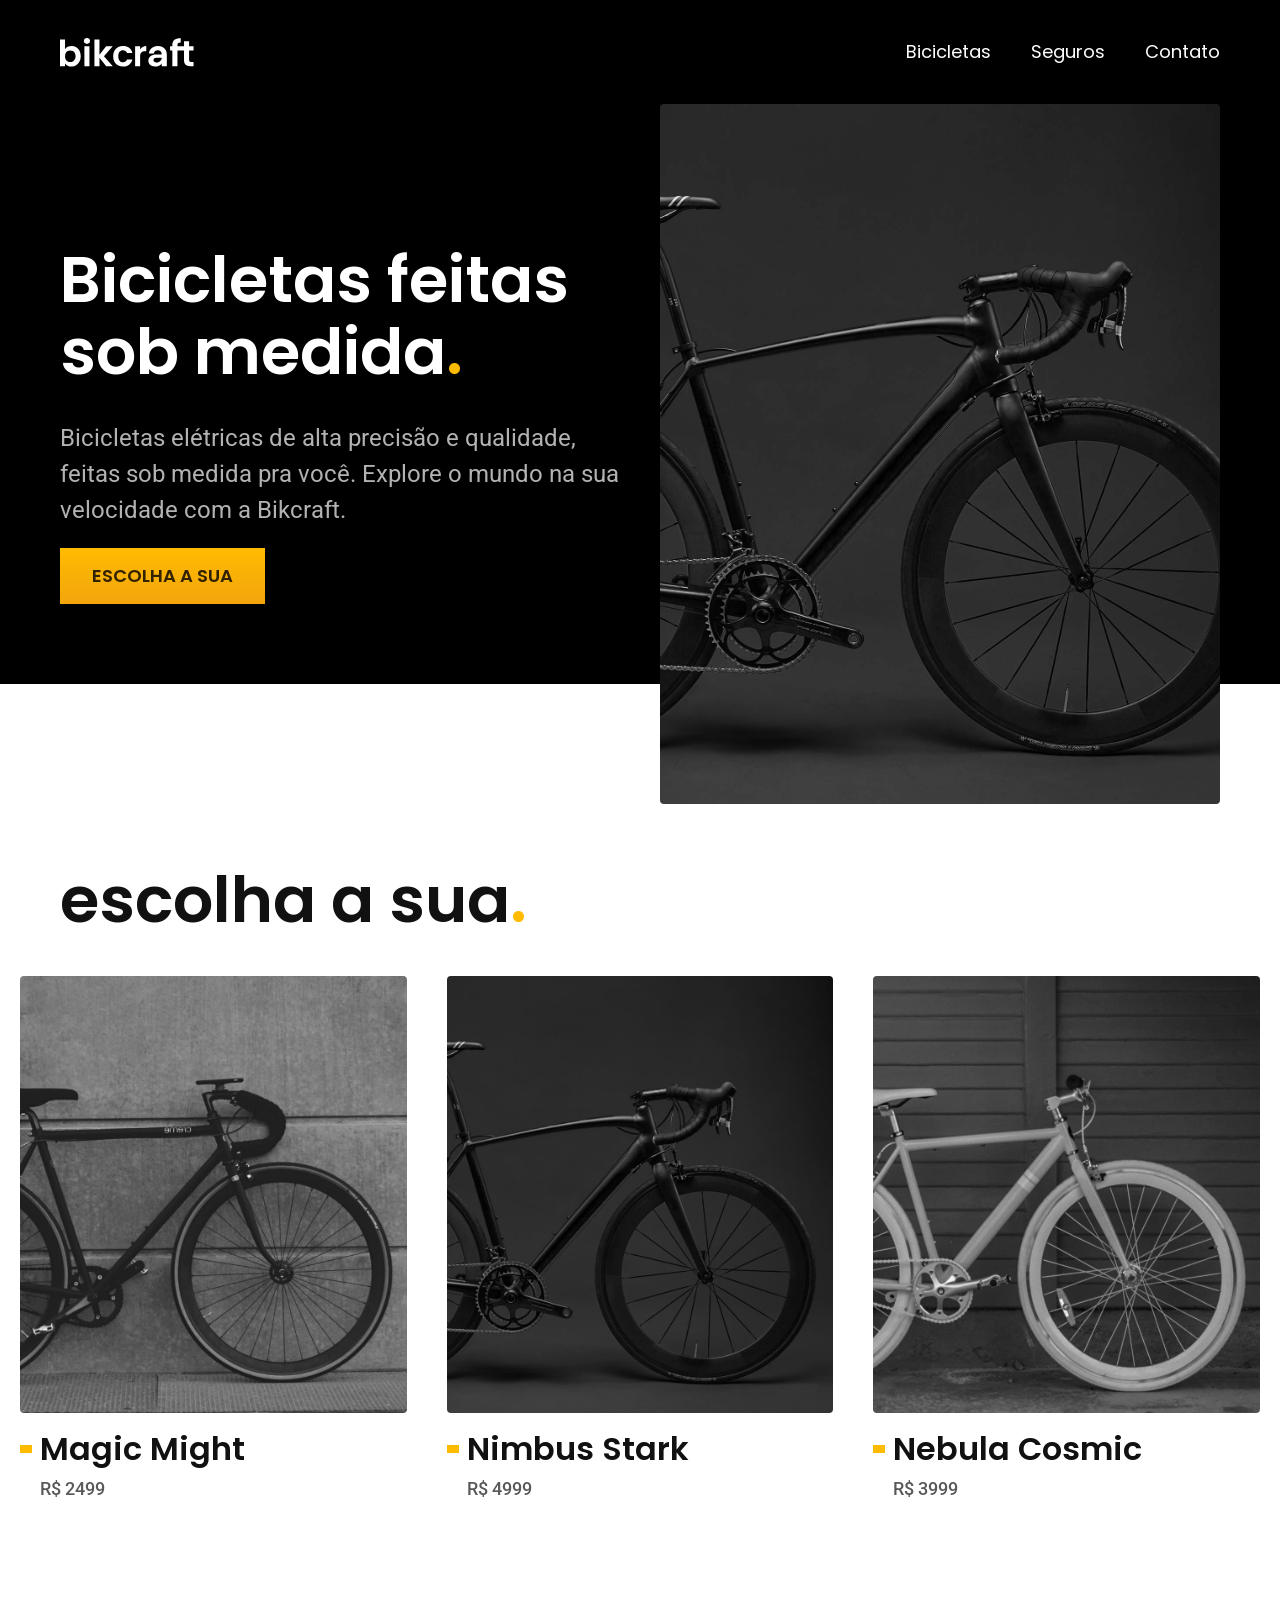
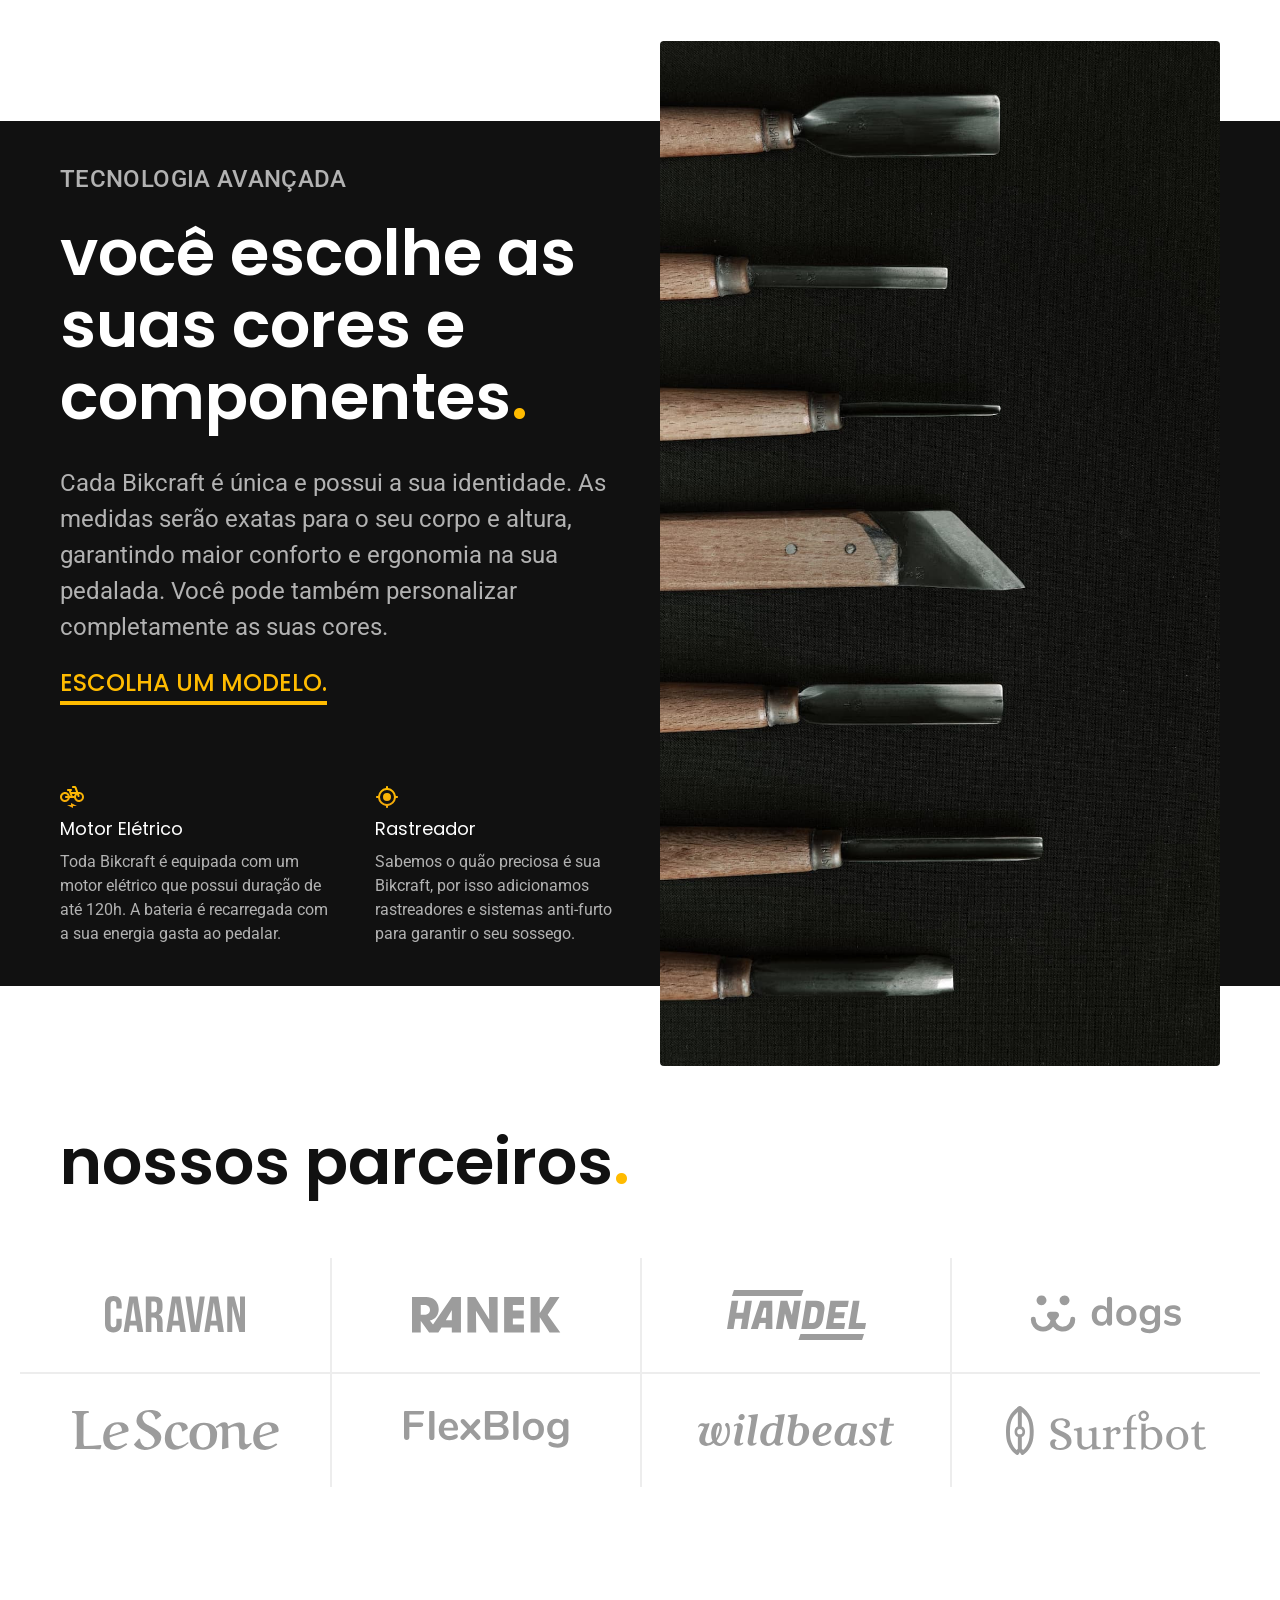
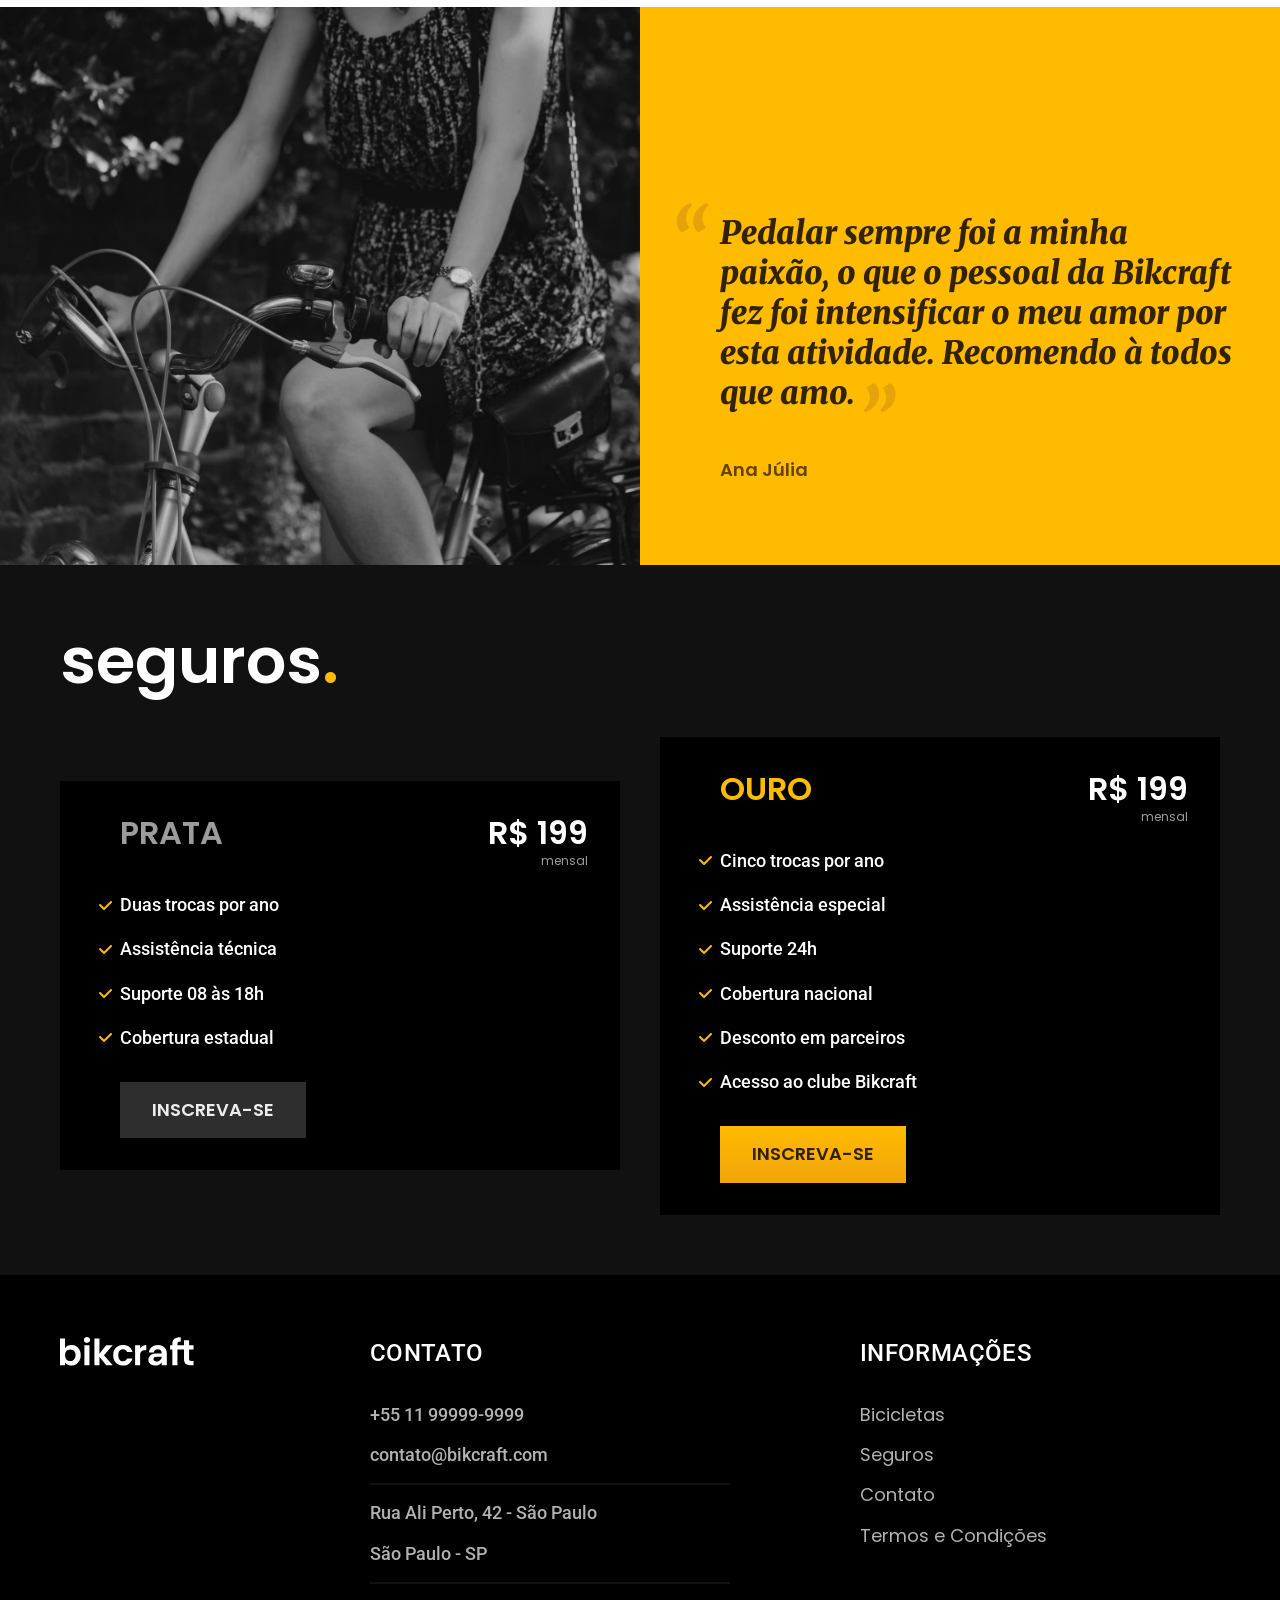
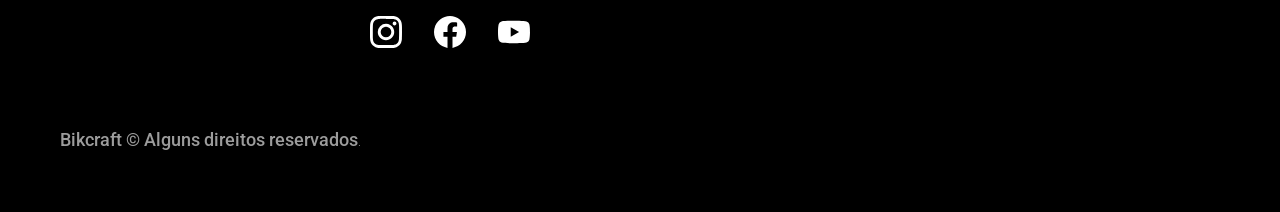
<file: index.html>
<!DOCTYPE html>
<html lang="pt-br">

<head>
    <meta charset="UTF-8">
    <meta name="viewport" content="width=device-width, initial-scale=1.0">
    <meta name="description"
        content="Bicicletas elétricas de alta precisão e qualidade,  feitas sob medida para o cliente. Explore o mundo na sua velocidade com a Bikcraft.">
    <link rel="stylesheet" href="./css/style.css">
    <link rel="preconnect" href="https://fonts.googleapis.com">
    <link rel="preconnect" href="https://fonts.gstatic.com" crossorigin>
    <link
        href="https://fonts.googleapis.com/css2?family=Poppins:ital,wght@0,100;0,200;0,300;0,400;0,500;0,600;0,700;0,800;0,900;1,100;1,200;1,300;1,400;1,500;1,600;1,700;1,800;1,900&family=Roboto:ital,wght@0,100..900;1,100..900&display=swap"
        rel="stylesheet">
    <link rel="preconnect" href="https://fonts.googleapis.com">
    <link rel="preconnect" href="https://fonts.gstatic.com" crossorigin>
    <link
        href="https://fonts.googleapis.com/css2?family=Merriweather:ital,opsz,wght@0,18..144,300..900;1,18..144,300..900&display=swap"
        rel="stylesheet">
    <title>Bikcraft - Bicicletas Elétricas</title>
</head>

<body>
    <header class="header-bg">
        <div class="header c0 container">
            <a href="./">
                <img src="./img/bikcraft.svg" alt="Bikcraft">
            </a>
            <nav aria-label="primaria">
                <ul class="header-menu font-1-m c0">
                    <li><a href="./bicicletas.html">Bicicletas</a></li>
                    <li><a href="./seguros.html">Seguros</a></li>
                    <li><a href="./contato.html">Contato</a></li>
                </ul>
            </nav>
        </div>
    </header>

    <main class="introducao-bg">
        <div class="introducao container">
            <div class="introducao-conteudo">
                <h1 class="font-1-xxl c0">Bicicletas feitas sob medida<span class="cp1">.</span></h1>
                <p class="font-2-l c5">Bicicletas elétricas de alta precisão e qualidade, feitas sob medida pra você.
                    Explore o mundo na sua
                    velocidade com a Bikcraft.</p>
                <a class="botao" href="./bicicletas.html">Escolha a sua</a>
            </div>
            <div class="introducao-imagem">
                <img src="./img/fotos/introducao.jpg" alt="Bicicleta elétrica preta">
            </div>
        </div>
    </main>

    <article class="bicicletas-lista">
        <h2 class="font-1-xxl container">escolha a sua<span class="cp1">.<span></h2>
        <ul>
            <li>
                <a href="./bicicletas/magic.html">
                    <img src="./img/bicicletas/magic-home.jpg" alt="Bicicleta cinza">
                    <h3 class="font-1-xl">Magic Might</h3>
                    <span class="font-2-m c8">R$ 2499</span>
                </a>
            </li>
            <li>
                <a href="./bicicletas/nimbus.html">
                    <img src="./img/bicicletas/nimbus-home.jpg" alt="Bicicleta preta">
                    <h3 class="font-1-xl">Nimbus Stark</h3>
                    <span class="font-2-m c8">R$ 4999</span>
                </a>
            </li>
            <li>
                <a href="./bicicletas/nebula.html">
                    <img src="./img/bicicletas/nebula-home.jpg" alt="Bicicleta branca">
                    <h3 class="font-1-xl">Nebula Cosmic</h3>
                    <span class="font-2-m c8">R$ 3999</span>
                </a>
            </li>
        </ul>
    </article>

    <article class="tecnologia-bg">
        <div class="tecnologia container">
            <div class="tecnologia-conteudo">
                <span class="font-2-l-b c5">Tecnologia Avançada</span>
                <h2 class="font-1-xxl c0">você escolhe as suas cores e componentes<span class="cp1">.</span></h2>
                <p class="font-2-l c5">Cada Bikcraft é única e possui a sua identidade. As medidas serão exatas para o
                    seu corpo e altura, garantindo maior conforto e ergonomia na sua pedalada. Você pode também
                    personalizar completamente as suas cores.</p>
                <a class="link" href="./bicicletas.html">Escolha um modelo.</a>
                <div class="tecnologia-vantagens">
                    <div>
                        <img src="./img/icones/eletrica.svg" alt="">
                        <h3 class="font-1-m c0">Motor Elétrico</h3>
                        <p class="font-2-s c5">Toda Bikcraft é equipada com um motor elétrico que possui duração de até
                            120h. A bateria é recarregada com a sua energia gasta ao pedalar.</p>
                    </div>
                    <div>
                        <img src="./img/icones/rastreador.svg" alt="">
                        <h3 class="font-1-m c0">Rastreador</h3>
                        <p class="font-2-s c5">Sabemos o quão preciosa é sua Bikcraft, por isso adicionamos rastreadores
                            e sistemas anti-furto para garantir o seu sossego.</p>
                    </div>
                </div>
            </div>
            <div class="tecnologia-imagem">
                <img src="./img/fotos/tecnologia.jpg" alt="">
            </div>
        </div>
    </article>

    <section class="parceiros">
        <h2 class="font-1-xxl container">nossos parceiros<span class="cp1">.<span></h2>

        <ul>
            <li><img src="./img/parceiros/caravan.svg" alt="caravan"></li>
            <li><img src="./img/parceiros/ranek.svg" alt="ranek"></li>
            <li><img src="./img/parceiros/handel.svg" alt="handel"></li>
            <li><img src="./img/parceiros/dogs.svg" alt="dogs"></li>
            <li><img src="./img/parceiros/lescone.svg" alt="lescone"></li>
            <li><img src="./img/parceiros/flexblog.svg" alt="flexblog"></li>
            <li><img src="./img/parceiros/wildbeast.svg" alt="wildbeast"></li>
            <li><img src="./img/parceiros/surfbot.svg" alt="surfbot"></li>
        </ul>
    </section>

    <section class="depoimento" aria-label="Depoimento">
        <div>
            <img src="./img/fotos/depoimento.jpg" alt="Pessoa pedalando uma bicicleta Bikcraft">
        </div>
        <div class="depoimento-conteudo">
            <blockquote class="font-1-xl cp5">
                <p>Pedalar sempre foi a minha paixão, o que o pessoal da Bikcraft fez foi intensificar o meu amor por
                    esta atividade. Recomendo à todos que amo.</p>
                <span class="font-1-m-b cp4">Ana Júlia</span>
            </blockquote>
        </div>
    </section>

    <article class="seguros-bg">
        <div class="seguros container">
            <h2 class="font-1-xxl c0">seguros<span class="cp1">.</span></h2>
            <div class="seguros-item">
                <h3 class="font-1-xl c6">PRATA</h3>
                <span class="font-1-xl c0">R$ 199 <span class="font-1-xs c6">mensal</span></span>
                <ul class="font-2-m c0">
                    <li>Duas trocas por ano</li>
                    <li>Assistência técnica</li>
                    <li>Suporte 08 às 18h</li>
                    <li>Cobertura estadual</li>
                </ul>
                <a class="botao secundario" href="./orcamento.html">Inscreva-se</a>
            </div>

            <div class="seguros-item">
                <h3 class="font-1-xl cp1">OURO</h3>
                <span class="font-1-xl c0">R$ 199 <span class="font-1-xs c6">mensal</span></span>
                <ul class="font-2-m c0">
                    <li>Cinco trocas por ano</li>
                    <li>Assistência especial</li>
                    <li>Suporte 24h</li>
                    <li>Cobertura nacional</li>
                    <li>Desconto em parceiros</li>
                    <li>Acesso ao clube Bikcraft</li>
                </ul>
                <a class="botao" href="./orcamento.html">Inscreva-se</a>
            </div>
        </div>
    </article>

    <footer class="footer-bg">
        <div class="footer container">
            <img src="./img/bikcraft.svg" alt="Bikcraft">
            <div class="footer-contato">
                <h3 class="font-2-l-b c0">Contato</h3>
                <ul class="c5 font-2-m">
                    <li><a href="tel:+5511999999999">+55 11 99999-9999</a></li>
                    <li><a href="mailto:contato@bikcraft.com">contato@bikcraft.com</a></li>
                    <li>Rua Ali Perto, 42 - São Paulo</li>
                    <li>São Paulo - SP</li>
                </ul>
                <div class="footer-redes">
                    <a href="./">
                        <img src="./img/redes/instagram.svg" alt="instagram">
                    </a>
                    <a href="./">
                        <img src="./img/redes/facebook.svg" alt="facebook">
                    </a>
                    <a href="./">
                        <img src="./img/redes/youtube.svg" alt="youtube">
                    </a>
                </div>
            </div>
            <div class="footer-informacoes">
                <h3 class="font-2-l-b c0">Informações</h3>
                <nav>
                    <ul class="font-1-m c5">
                        <li><a href="./bicicletas.html">Bicicletas</a></li>
                        <li><a href="./seguros.html">Seguros</a></li>
                        <li><a href="./contato.html">Contato</a></li>
                        <li><a href="./termos.html">Termos e Condições</a></li>
                    </ul>
                </nav>
            </div>
            <p class="footer-copy font-2-m c6">Bikcraft © Alguns direitos reservados<span class="font-1-xs c6">.</span></p>
        </div>
    </footer>
</body>

</html>
</file>
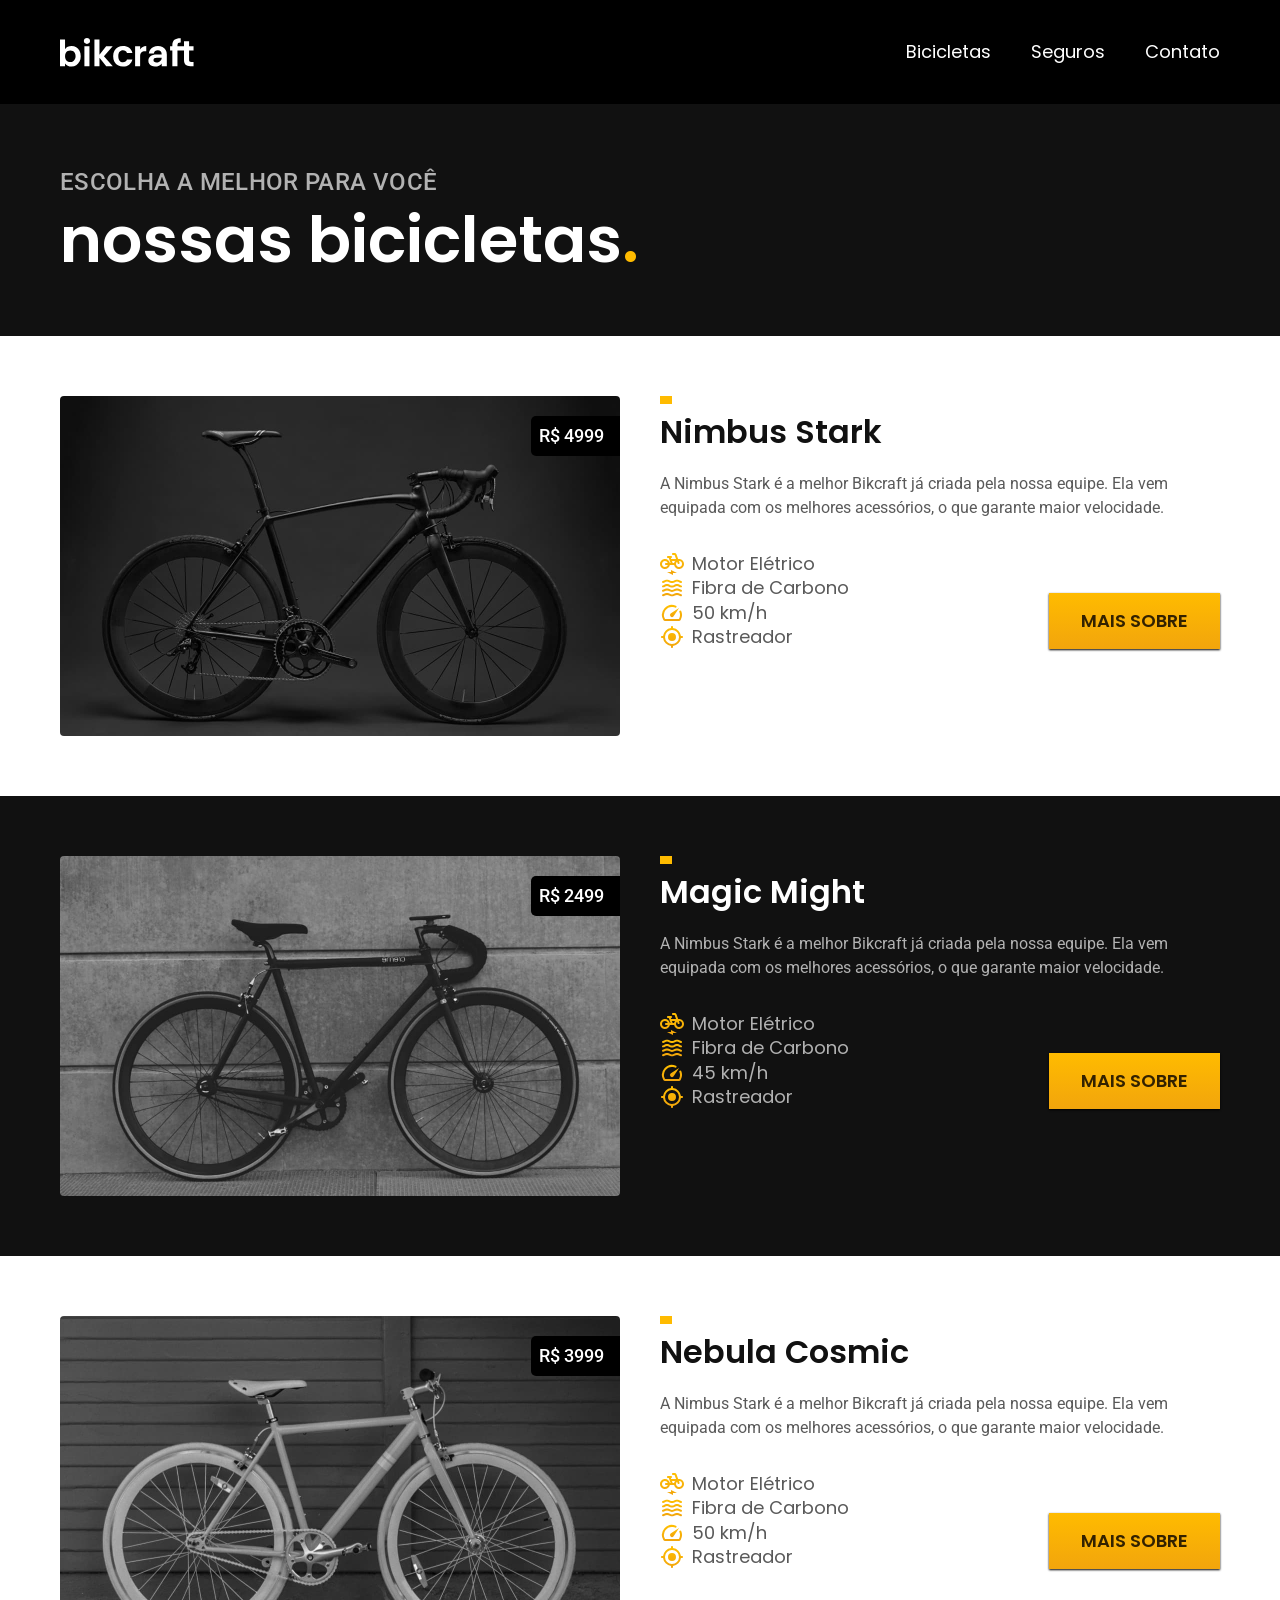
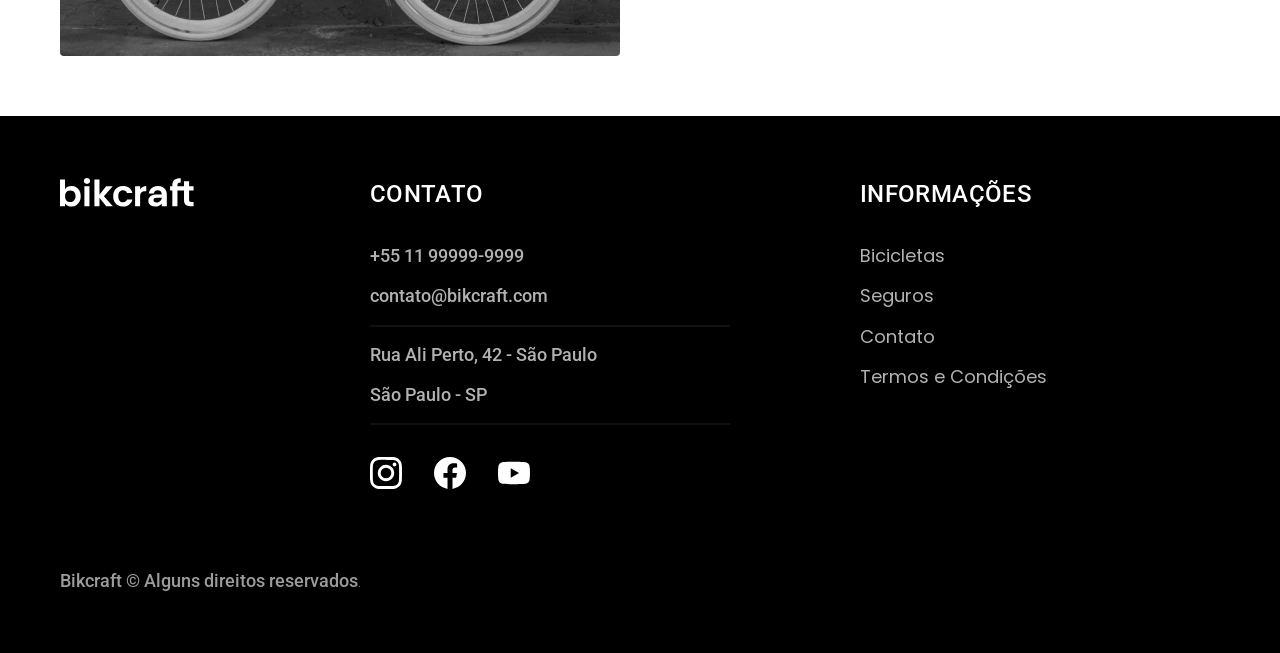
<file: bicicletas.html>
<!DOCTYPE html>
<html lang="pt-br">

<head>
    <meta charset="UTF-8">
    <meta name="viewport" content="width=device-width, initial-scale=1.0">
    <meta name="description" content="Termos e condições.">
    <link rel="stylesheet" href="./css/style.css">
    <link rel="preconnect" href="https://fonts.googleapis.com">
    <link rel="preconnect" href="https://fonts.gstatic.com" crossorigin>
    <link
        href="https://fonts.googleapis.com/css2?family=Poppins:ital,wght@0,100;0,200;0,300;0,400;0,500;0,600;0,700;0,800;0,900;1,100;1,200;1,300;1,400;1,500;1,600;1,700;1,800;1,900&family=Roboto:ital,wght@0,100..900;1,100..900&display=swap"
        rel="stylesheet">
    <link rel="preconnect" href="https://fonts.googleapis.com">
    <link rel="preconnect" href="https://fonts.gstatic.com" crossorigin>
    <link
        href="https://fonts.googleapis.com/css2?family=Merriweather:ital,opsz,wght@0,18..144,300..900;1,18..144,300..900&display=swap"
        rel="stylesheet">
    <title>Bicicletas | Bikcraft</title>
</head>

<body id="bicicletas">
    <header class="header-bg">
        <div class="header c0 container">
            <a href="./">
                <img src="./img/bikcraft.svg" alt="Bikcraft">
            </a>
            <nav aria-label="primaria">
                <ul class="header-menu font-1-m c0">
                    <li><a href="./bicicletas.html">Bicicletas</a></li>
                    <li><a href="./seguros.html">Seguros</a></li>
                    <li><a href="./contato.html">Contato</a></li>
                </ul>
            </nav>
        </div>
    </header>

    <main>
        <div class="titulo-bg">
            <div class="titulo container">
                <p class="font-2-l-b c5">Escolha a melhor para você</p>
                <h1 class="font-1-xxl c0">nossas bicicletas<span class="cp1">.</span></h1>
            </div>
        </div>

        <div class="bicicletas container">
            <div class="bicicletas-imagem">
                <img src="./img/bicicletas/nimbus.jpg" alt="Bicicleta preta">
                <span class="font-2-m c0">R$ 4999</span>
            </div>
            <div class="bicicletas-conteudo">
                <h2 class="font-1-xl">Nimbus Stark</h2>
                <p class="font-2-s c8">A Nimbus Stark é a melhor Bikcraft já criada pela nossa equipe. Ela vem
                    equipada com os melhores acessórios, o que garante maior velocidade.</p>
                <ul class="font-1-m c8">
                    <li>
                        <img src="./img/icones/eletrica.svg" alt="">
                        Motor Elétrico
                    </li>
                    <li>
                        <img src="./img/icones/carbono.svg" alt="">
                        Fibra de Carbono
                    </li>
                    <li>
                        <img src="./img/icones/velocidade.svg" alt="">
                        50 km/h
                    </li>
                    <li>
                        <img src="./img/icones/rastreador.svg" alt="">
                        Rastreador
                    </li>
                </ul>
                <a class="botao seta" href="./bicicletas/Nimbus.html">Mais Sobre</a>
            </div>
        </div>
        </div>

        <div class="bicicletas-bg">
            <div class="bicicletas container">
                <div class="bicicletas-imagem">
                    <img src="./img/bicicletas/magic.jpg" alt="Bicicleta preta">
                    <span class="font-2-m c0">R$ 2499</span>
                </div>
                <div class="bicicletas-conteudo">
                    <h2 class="font-1-xl c0">Magic Might</h2>
                    <p class="font-2-s c5">A Nimbus Stark é a melhor Bikcraft já criada pela nossa equipe. Ela vem
                        equipada com os melhores acessórios, o que garante maior velocidade.</p>
                    <ul class="font-1-m c5">
                        <li>
                            <img src="./img/icones/eletrica.svg" alt="">
                            Motor Elétrico
                        </li>
                        <li>
                            <img src="./img/icones/carbono.svg" alt="">
                            Fibra de Carbono
                        </li>
                        <li>
                            <img src="./img/icones/velocidade.svg" alt="">
                            45 km/h
                        </li>
                        <li>
                            <img src="./img/icones/rastreador.svg" alt="">
                            Rastreador
                        </li>
                    </ul>
                    <a class="botao seta" href="./bicicletas/magic.html">Mais Sobre</a>
                </div>
            </div>
        </div>

        <div class="bicicletas container">
            <div class="bicicletas-imagem">
                <img src="./img/bicicletas/nebula.jpg" alt="Bicicleta preta">
                <span class="font-2-m c0">R$ 3999</span>
            </div>
            <div class="bicicletas-conteudo">
                <h2 class="font-1-xl">Nebula Cosmic</h2>
                <p class="font-2-s c8">A Nimbus Stark é a melhor Bikcraft já criada pela nossa equipe. Ela vem
                    equipada com os melhores acessórios, o que garante maior velocidade.</p>
                <ul class="font-1-m c8">
                    <li>
                        <img src="./img/icones/eletrica.svg" alt="">
                        Motor Elétrico
                    </li>
                    <li>
                        <img src="./img/icones/carbono.svg" alt="">
                        Fibra de Carbono
                    </li>
                    <li>
                        <img src="./img/icones/velocidade.svg" alt="">
                        50 km/h
                    </li>
                    <li>
                        <img src="./img/icones/rastreador.svg" alt="">
                        Rastreador
                    </li>
                </ul>
                <a class="botao seta" href="./bicicletas/Nebula.html">Mais Sobre</a>

            </div>
        </div>
        </div>

    </main>

    <footer class="footer-bg">
        <div class="footer container">
            <img src="./img/bikcraft.svg" alt="Bikcraft">
            <div class="footer-contato">
                <h3 class="font-2-l-b c0">Contato</h3>
                <ul class="c5 font-2-m">
                    <li><a href="tel:+5511999999999">+55 11 99999-9999</a></li>
                    <li><a href="mailto:contato@bikcraft.com">contato@bikcraft.com</a></li>
                    <li>Rua Ali Perto, 42 - São Paulo</li>
                    <li>São Paulo - SP</li>
                </ul>
                <div class="footer-redes">
                    <a href="./">
                        <img src="./img/redes/instagram.svg" alt="instagram">
                    </a>
                    <a href="./">
                        <img src="./img/redes/facebook.svg" alt="facebook">
                    </a>
                    <a href="./">
                        <img src="./img/redes/youtube.svg" alt="youtube">
                    </a>
                </div>
            </div>
            <div class="footer-informacoes">
                <h3 class="font-2-l-b c0">Informações</h3>
                <nav>
                    <ul class="font-1-m c5">
                        <li><a href="./bicicletas.html">Bicicletas</a></li>
                        <li><a href="./seguros.html">Seguros</a></li>
                        <li><a href="./contato.html">Contato</a></li>
                        <li><a href="./termos.html">Termos e Condições</a></li>
                    </ul>
                </nav>
            </div>
            <p class="footer-copy font-2-m c6">Bikcraft © Alguns direitos reservados<span class="font-1-xs c6">.</span>
            </p>
        </div>
    </footer>
</body>

</html>
</file>
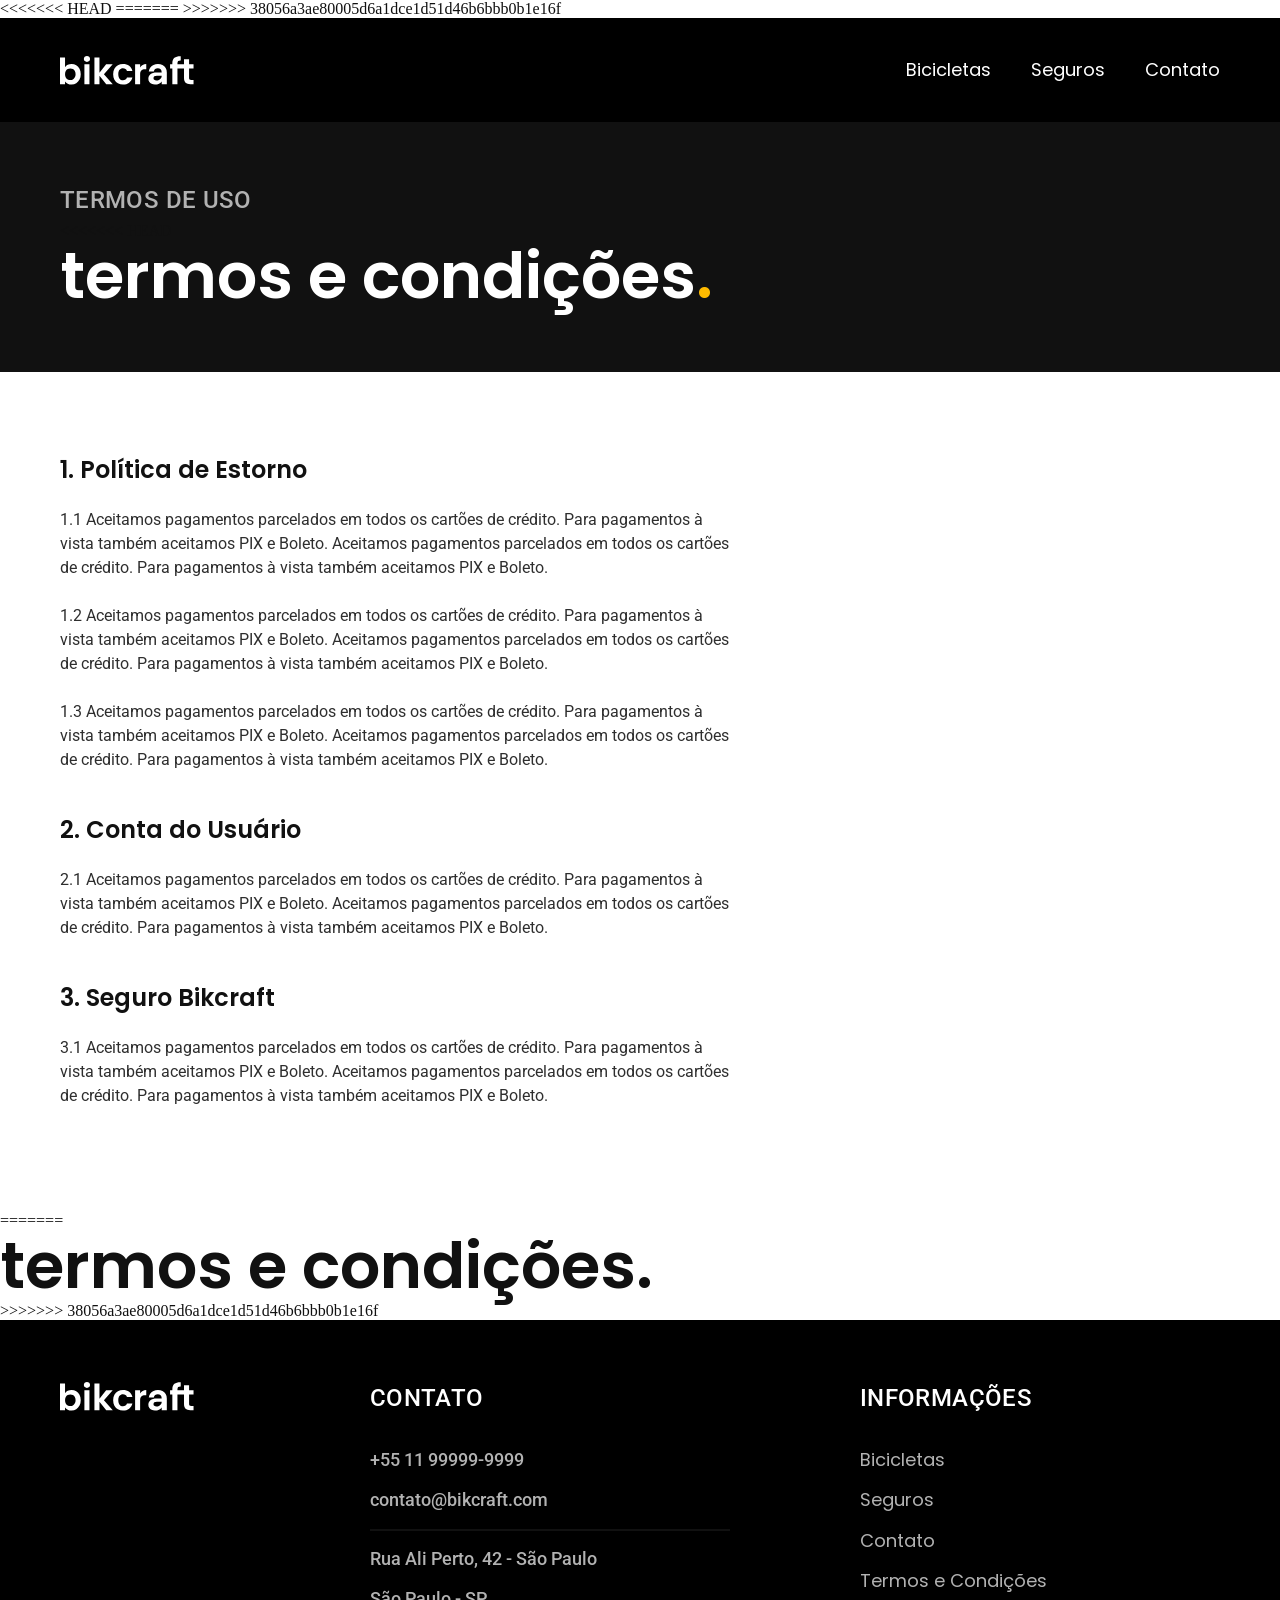
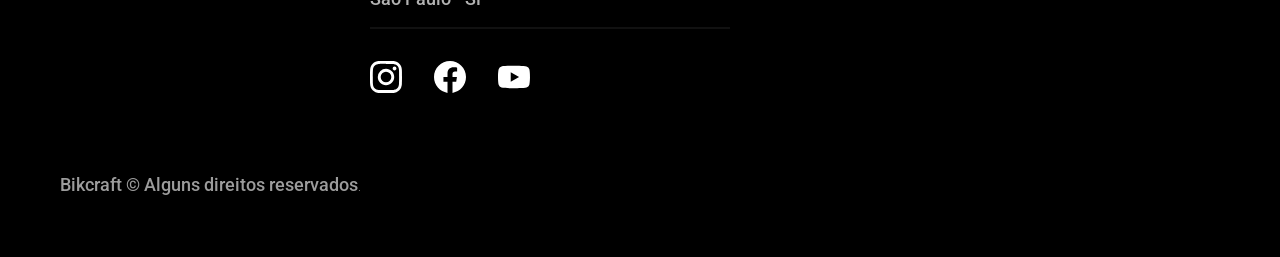
<file: termos.html>
<!DOCTYPE html>
<html lang="pt-br">

<head>
    <meta charset="UTF-8">
    <meta name="viewport" content="width=device-width, initial-scale=1.0">
<<<<<<< HEAD
    <meta name="description" content="Termos e condições.">
    <link rel="stylesheet" href="./css/style.css">
    <link rel="preconnect" href="https://fonts.googleapis.com">
    <link rel="preconnect" href="https://fonts.gstatic.com" crossorigin>
    <link href="https://fonts.googleapis.com/css2?family=Poppins:ital,wght@0,100;0,200;0,300;0,400;0,500;0,600;0,700;0,800;0,900;1,100;1,200;1,300;1,400;1,500;1,600;1,700;1,800;1,900&family=Roboto:ital,wght@0,100..900;1,100..900&display=swap"rel="stylesheet">
    <link rel="preconnect" href="https://fonts.googleapis.com">
    <link rel="preconnect" href="https://fonts.gstatic.com" crossorigin>
    <link href="https://fonts.googleapis.com/css2?family=Merriweather:ital,opsz,wght@0,18..144,300..900;1,18..144,300..900&display=swap" rel="stylesheet">
    <title>Termos e Condições | Bikcraft</title>
</head>

<body id="termos">
=======
    <meta name="description"
        content="Termos e condições.">
    <link rel="stylesheet" href="./css/style.css">
    <link rel="preconnect" href="https://fonts.googleapis.com">
    <link rel="preconnect" href="https://fonts.gstatic.com" crossorigin>
    <link
        href="https://fonts.googleapis.com/css2?family=Poppins:ital,wght@0,100;0,200;0,300;0,400;0,500;0,600;0,700;0,800;0,900;1,100;1,200;1,300;1,400;1,500;1,600;1,700;1,800;1,900&family=Roboto:ital,wght@0,100..900;1,100..900&display=swap"
        rel="stylesheet">
    <link rel="preconnect" href="https://fonts.googleapis.com">
    <link rel="preconnect" href="https://fonts.gstatic.com" crossorigin>
    <link
        href="https://fonts.googleapis.com/css2?family=Merriweather:ital,opsz,wght@0,18..144,300..900;1,18..144,300..900&display=swap"
        rel="stylesheet">
    <title>Termos e Condições | Bikcraft</title>
</head>

<body>
>>>>>>> 38056a3ae80005d6a1dce1d51d46b6bbb0b1e16f
    <header class="header-bg">
        <div class="header c0 container">
            <a href="./">
                <img src="./img/bikcraft.svg" alt="Bikcraft">
            </a>
            <nav aria-label="primaria">
                <ul class="header-menu font-1-m c0">
                    <li><a href="./bicicletas.html">Bicicletas</a></li>
                    <li><a href="./seguros.html">Seguros</a></li>
                    <li><a href="./contato.html">Contato</a></li>
                </ul>
            </nav>
        </div>
    </header>

    <main>
        <div class="titulo-bg">
            <div class="titulo container">
                <p class="font-2-l-b c5">Termos de uso</p>
<<<<<<< HEAD
                <h1 class="font-1-xxl c0">termos e condições<span class="cp1">.</span></h1>
            </div>
        </div>

        <div class="termos font-2-s c10 container">
            <h2 class="font-1-l c11">1. Política de Estorno</h2>
            <p>1.1 Aceitamos pagamentos parcelados em todos os cartões de crédito. Para pagamentos à vista também aceitamos PIX e Boleto. Aceitamos pagamentos parcelados em todos os cartões de crédito. Para pagamentos à vista também aceitamos PIX e Boleto.</p>
            <p>1.2 Aceitamos pagamentos parcelados em todos os cartões de crédito. Para pagamentos à vista também aceitamos PIX e Boleto. Aceitamos pagamentos parcelados em todos os cartões de crédito. Para pagamentos à vista também aceitamos PIX e Boleto.</p>
            <p>1.3 Aceitamos pagamentos parcelados em todos os cartões de crédito. Para pagamentos à vista também aceitamos PIX e Boleto. Aceitamos pagamentos parcelados em todos os cartões de crédito. Para pagamentos à vista também aceitamos PIX e Boleto.</p>
            <h2 class="font-1-l c11">2. Conta do Usuário</h2>
            <p>2.1 Aceitamos pagamentos parcelados em todos os cartões de crédito. Para pagamentos à vista também aceitamos PIX e Boleto. Aceitamos pagamentos parcelados em todos os cartões de crédito. Para pagamentos à vista também aceitamos PIX e Boleto.</p>
            <h2 class="font-1-l c11">3. Seguro Bikcraft</h2>
            <p>3.1 Aceitamos pagamentos parcelados em todos os cartões de crédito. Para pagamentos à vista também aceitamos PIX e Boleto. Aceitamos pagamentos parcelados em todos os cartões de crédito. Para pagamentos à vista também aceitamos PIX e Boleto.</p>
        </div>
=======
                <h1 class="font-1-xxl">termos e condições<span>.</span></h1>
            </div>
        </div>
>>>>>>> 38056a3ae80005d6a1dce1d51d46b6bbb0b1e16f
    </main>

    <footer class="footer-bg">
        <div class="footer container">
            <img src="./img/bikcraft.svg" alt="Bikcraft">
            <div class="footer-contato">
                <h3 class="font-2-l-b c0">Contato</h3>
                <ul class="c5 font-2-m">
                    <li><a href="tel:+5511999999999">+55 11 99999-9999</a></li>
                    <li><a href="mailto:contato@bikcraft.com">contato@bikcraft.com</a></li>
                    <li>Rua Ali Perto, 42 - São Paulo</li>
                    <li>São Paulo - SP</li>
                </ul>
                <div class="footer-redes">
                    <a href="./">
                        <img src="./img/redes/instagram.svg" alt="instagram">
                    </a>
                    <a href="./">
                        <img src="./img/redes/facebook.svg" alt="facebook">
                    </a>
                    <a href="./">
                        <img src="./img/redes/youtube.svg" alt="youtube">
                    </a>
                </div>
            </div>
            <div class="footer-informacoes">
                <h3 class="font-2-l-b c0">Informações</h3>
                <nav>
                    <ul class="font-1-m c5">
                        <li><a href="./bicicletas.html">Bicicletas</a></li>
                        <li><a href="./seguros.html">Seguros</a></li>
                        <li><a href="./contato.html">Contato</a></li>
                        <li><a href="./termos.html">Termos e Condições</a></li>
                    </ul>
                </nav>
            </div>
            <p class="footer-copy font-2-m c6">Bikcraft © Alguns direitos reservados<span class="font-1-xs c6">.</span></p>
        </div>
    </footer>
</body>

</html>
</file>
<file: css/style.css>
@import './global/global.css';
@import './utilidades/tipografia.css';

@import './global/header.css';
@import './global/footer.css';

/* Utilidades */
@import './utilidades/componentes.css';
@import './utilidades/cores.css';

/* Home */
@import './home/introducao.css';
@import './home/tecnologia.css';
@import './home/parceiros.css';
@import './home/depoimento.css';

/* Biciletas */
@import './bicicletas/bicicletas-lista.css';
@import './bicicletas/bicicletas.css';

/* Seguros */
@import './seguros/seguros.css';

/* Termos */
@import './termos/termos.css';
</file>
